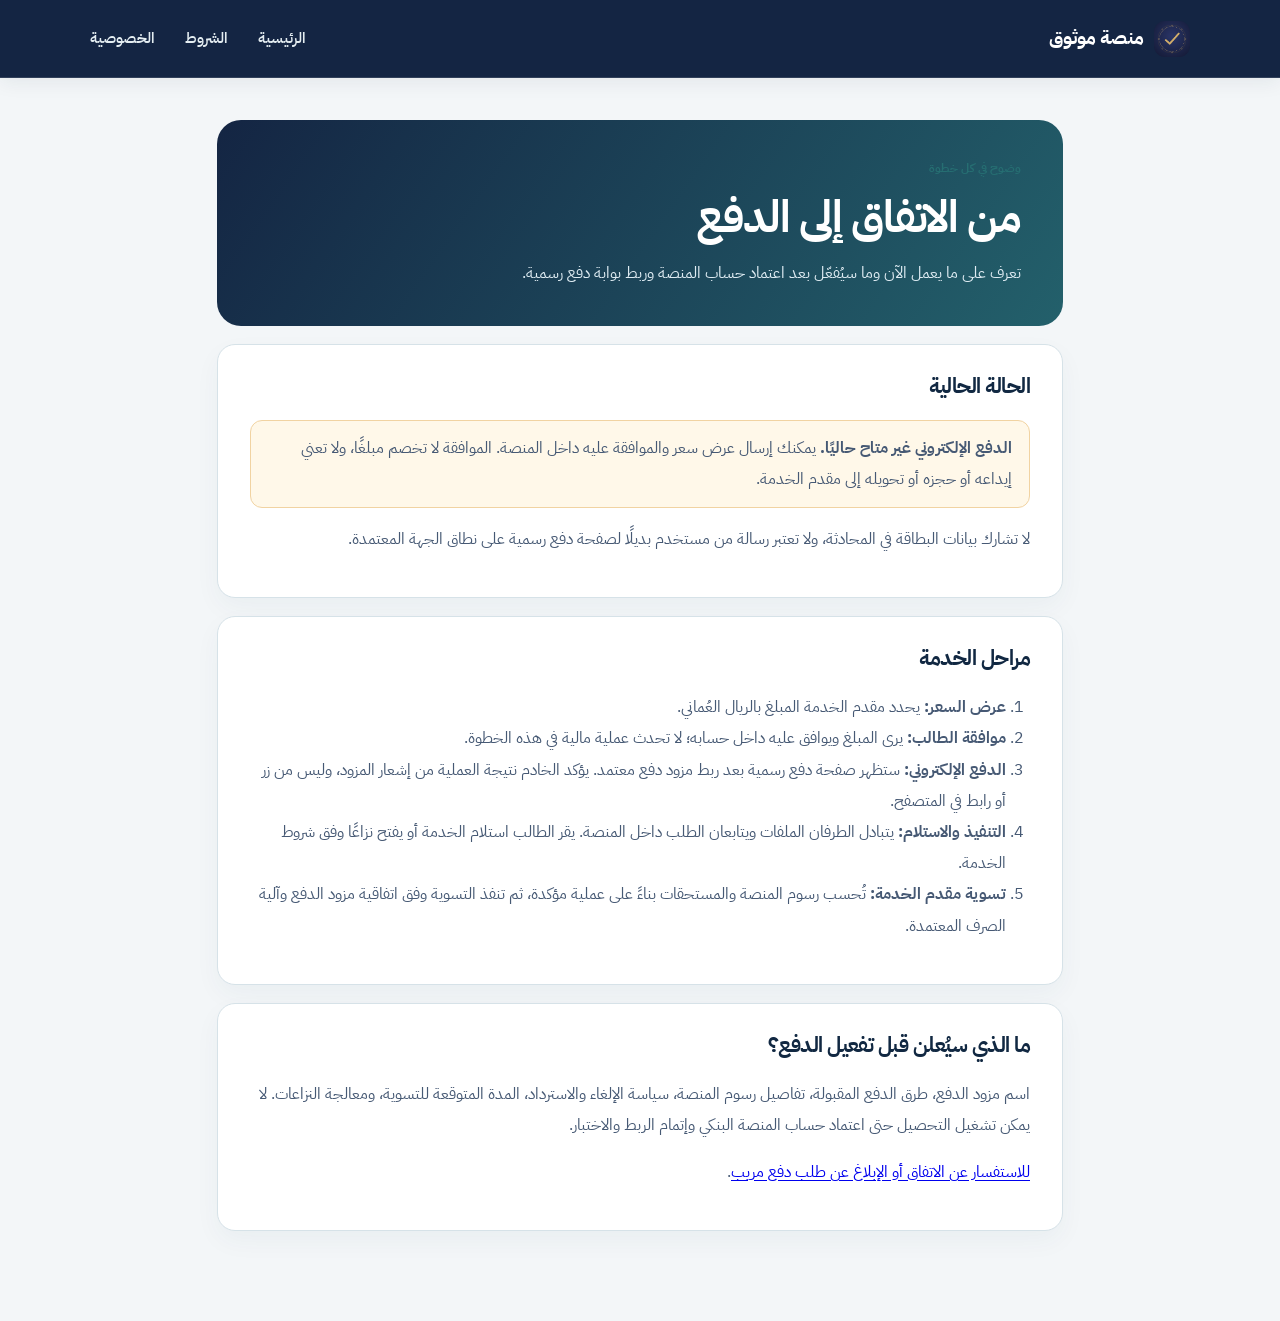
<file: payment-guide.html>
<!doctype html>
<html lang="ar" dir="rtl"><head><meta charset="utf-8"><meta name="viewport" content="width=device-width, initial-scale=1"><meta name="theme-color" content="#142543"><meta name="description" content="مراحل عرض السعر والدفع في منصة موثوق"><title>الدفع والاتفاق | موثوق</title><link rel="icon" href="mawthouq-logo.png"><link rel="stylesheet" href="assets/style.css?v=31"><link rel="stylesheet" href="assets/refresh.css?v=3"></head>
<body>
<a class="skip-link" href="#main-content">انتقل إلى المحتوى</a><header><a href="index.html" class="brand"><span class="brand-mark" aria-hidden="true">م</span><span>منصة موثوق</span></a><nav><a href="index.html">الرئيسية</a><a href="terms.html">الشروط</a><a href="privacy.html">الخصوصية</a></nav></header>
<main class="legal-wrap" id="main-content"><div class="legal-hero"><div class="eyebrow">وضوح في كل خطوة</div><h1>من الاتفاق إلى الدفع</h1><p>تعرف على ما يعمل الآن وما سيُفعّل بعد اعتماد حساب المنصة وربط بوابة دفع رسمية.</p></div>
<section class="legal-card"><h2>الحالة الحالية</h2><p class="legal-status"><strong>الدفع الإلكتروني غير متاح حاليًا.</strong> يمكنك إرسال عرض سعر والموافقة عليه داخل المنصة. الموافقة لا تخصم مبلغًا، ولا تعني إيداعه أو حجزه أو تحويله إلى مقدم الخدمة.</p><p>لا تشارك بيانات البطاقة في المحادثة، ولا تعتبر رسالة من مستخدم بديلًا لصفحة دفع رسمية على نطاق الجهة المعتمدة.</p></section>
<section class="legal-card"><h2>مراحل الخدمة</h2><ol><li><strong>عرض السعر:</strong> يحدد مقدم الخدمة المبلغ بالريال العُماني.</li><li><strong>موافقة الطالب:</strong> يرى المبلغ ويوافق عليه داخل حسابه؛ لا تحدث عملية مالية في هذه الخطوة.</li><li><strong>الدفع الإلكتروني:</strong> ستظهر صفحة دفع رسمية بعد ربط مزود دفع معتمد. يؤكد الخادم نتيجة العملية من إشعار المزود، وليس من زر أو رابط في المتصفح.</li><li><strong>التنفيذ والاستلام:</strong> يتبادل الطرفان الملفات ويتابعان الطلب داخل المنصة. يقر الطالب استلام الخدمة أو يفتح نزاعًا وفق شروط الخدمة.</li><li><strong>تسوية مقدم الخدمة:</strong> تُحسب رسوم المنصة والمستحقات بناءً على عملية مؤكدة، ثم تنفذ التسوية وفق اتفاقية مزود الدفع وآلية الصرف المعتمدة.</li></ol></section>
<section class="legal-card"><h2>ما الذي سيُعلن قبل تفعيل الدفع؟</h2><p>اسم مزود الدفع، طرق الدفع المقبولة، تفاصيل رسوم المنصة، سياسة الإلغاء والاسترداد، المدة المتوقعة للتسوية، ومعالجة النزاعات. لا يمكن تشغيل التحصيل حتى اعتماد حساب المنصة البنكي وإتمام الربط والاختبار.</p><p><a href="mailto:admin@byyassmin.com">للاستفسار عن الاتفاق أو الإبلاغ عن طلب دفع مريب</a>.</p></section></main></body></html>
</file>
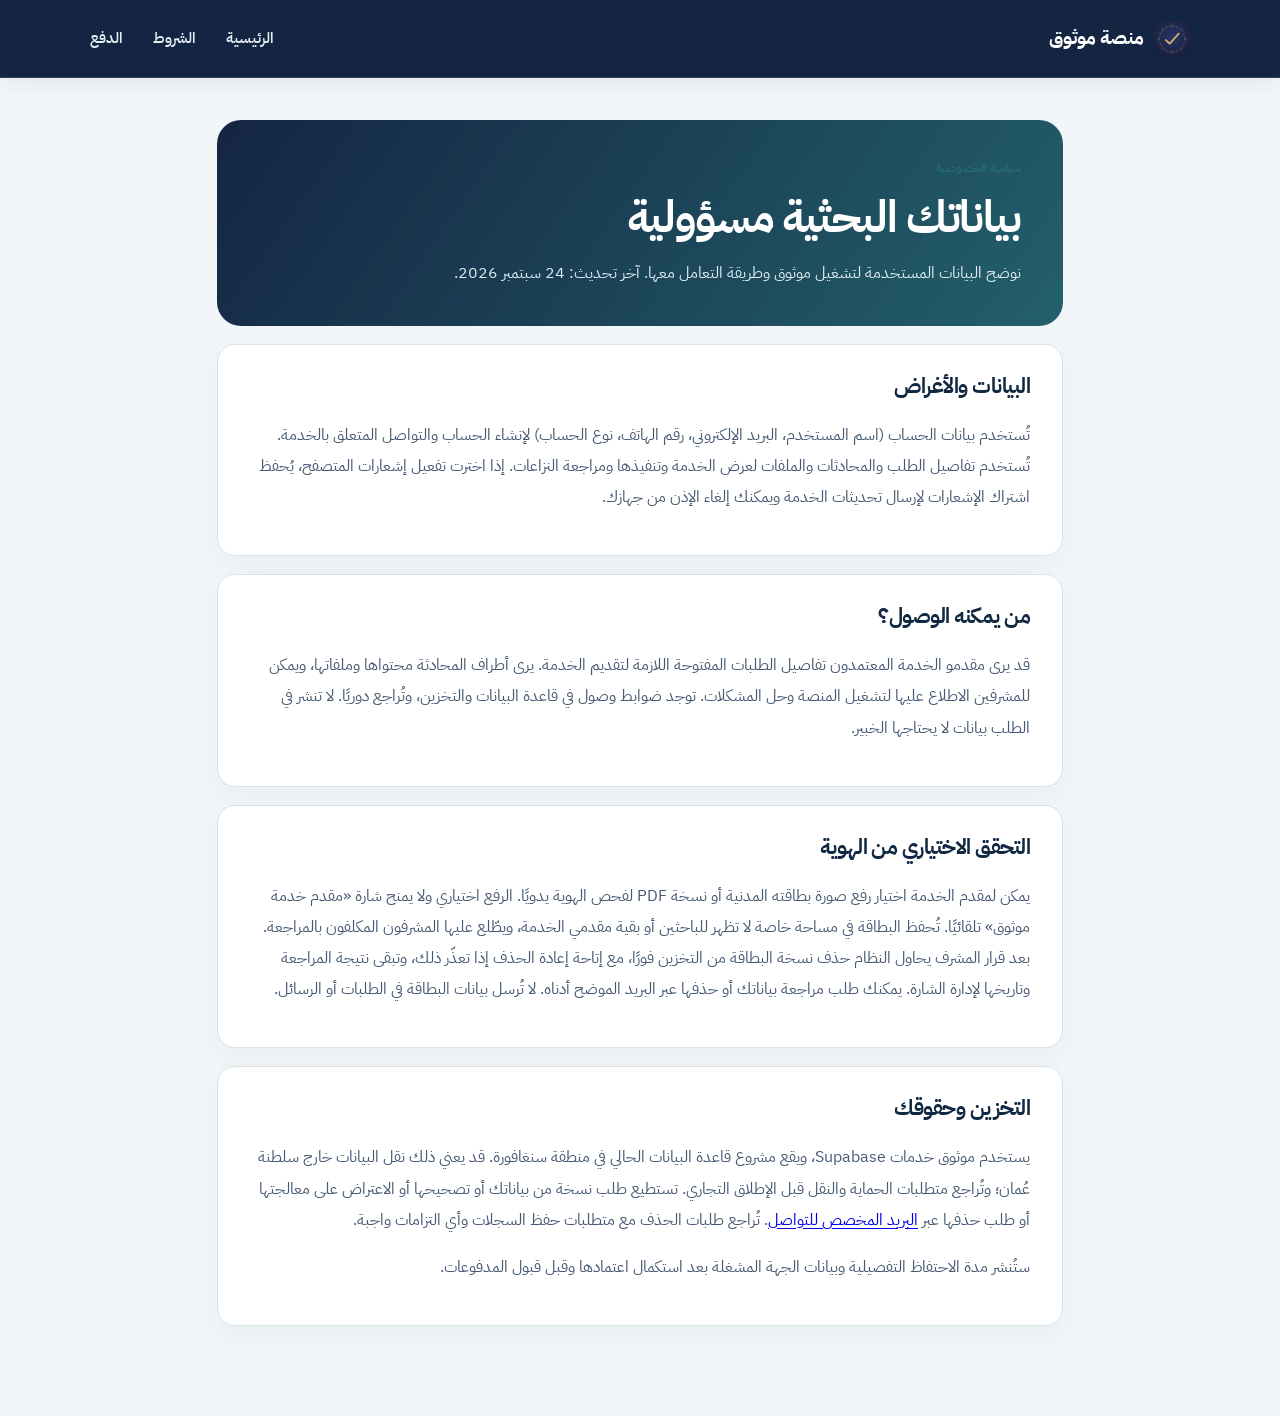
<file: privacy.html>
<!doctype html>
<html lang="ar" dir="rtl"><head><meta charset="utf-8"><meta name="viewport" content="width=device-width, initial-scale=1"><meta name="theme-color" content="#142543"><meta name="description" content="سياسة الخصوصية في منصة موثوق"><title>الخصوصية | موثوق</title><link rel="icon" href="mawthouq-logo.png"><link rel="stylesheet" href="assets/style.css?v=31"><link rel="stylesheet" href="assets/refresh.css?v=3"></head>
<body>
<a class="skip-link" href="#main-content">انتقل إلى المحتوى</a><header><a href="index.html" class="brand"><span class="brand-mark" aria-hidden="true">م</span><span>منصة موثوق</span></a><nav><a href="index.html">الرئيسية</a><a href="terms.html">الشروط</a><a href="payment-guide.html">الدفع</a></nav></header>
<main class="legal-wrap" id="main-content"><div class="legal-hero"><div class="eyebrow">سياسة الخصوصية</div><h1>بياناتك البحثية مسؤولية</h1><p>نوضح البيانات المستخدمة لتشغيل موثوق وطريقة التعامل معها. آخر تحديث: 24 سبتمبر 2026.</p></div>
<section class="legal-card"><h2>البيانات والأغراض</h2><p>تُستخدم بيانات الحساب (اسم المستخدم، البريد الإلكتروني، رقم الهاتف، نوع الحساب) لإنشاء الحساب والتواصل المتعلق بالخدمة. تُستخدم تفاصيل الطلب والمحادثات والملفات لعرض الخدمة وتنفيذها ومراجعة النزاعات. إذا اخترت تفعيل إشعارات المتصفح، يُحفظ اشتراك الإشعارات لإرسال تحديثات الخدمة ويمكنك إلغاء الإذن من جهازك.</p></section>
<section class="legal-card"><h2>من يمكنه الوصول؟</h2><p>قد يرى مقدمو الخدمة المعتمدون تفاصيل الطلبات المفتوحة اللازمة لتقديم الخدمة. يرى أطراف المحادثة محتواها وملفاتها، ويمكن للمشرفين الاطلاع عليها لتشغيل المنصة وحل المشكلات. توجد ضوابط وصول في قاعدة البيانات والتخزين، وتُراجع دوريًا. لا تنشر في الطلب بيانات لا يحتاجها الخبير.</p></section>
<section class="legal-card"><h2>التحقق الاختياري من الهوية</h2><p>يمكن لمقدم الخدمة اختيار رفع صورة بطاقته المدنية أو نسخة PDF لفحص الهوية يدويًا. الرفع اختياري ولا يمنح شارة «مقدم خدمة موثوق» تلقائيًا. تُحفظ البطاقة في مساحة خاصة لا تظهر للباحثين أو بقية مقدمي الخدمة، ويطّلع عليها المشرفون المكلفون بالمراجعة. بعد قرار المشرف يحاول النظام حذف نسخة البطاقة من التخزين فورًا، مع إتاحة إعادة الحذف إذا تعذّر ذلك، وتبقى نتيجة المراجعة وتاريخها لإدارة الشارة. يمكنك طلب مراجعة بياناتك أو حذفها عبر البريد الموضح أدناه. لا تُرسل بيانات البطاقة في الطلبات أو الرسائل.</p></section>
<section class="legal-card"><h2>التخزين وحقوقك</h2><p>يستخدم موثوق خدمات Supabase، ويقع مشروع قاعدة البيانات الحالي في منطقة سنغافورة. قد يعني ذلك نقل البيانات خارج سلطنة عُمان؛ وتُراجع متطلبات الحماية والنقل قبل الإطلاق التجاري. تستطيع طلب نسخة من بياناتك أو تصحيحها أو الاعتراض على معالجتها أو طلب حذفها عبر <a href="mailto:admin@byyassmin.com">البريد المخصص للتواصل</a>. تُراجع طلبات الحذف مع متطلبات حفظ السجلات وأي التزامات واجبة.</p><p>ستُنشر مدة الاحتفاظ التفصيلية وبيانات الجهة المشغلة بعد استكمال اعتمادها وقبل قبول المدفوعات.</p></section></main></body></html>
</file>
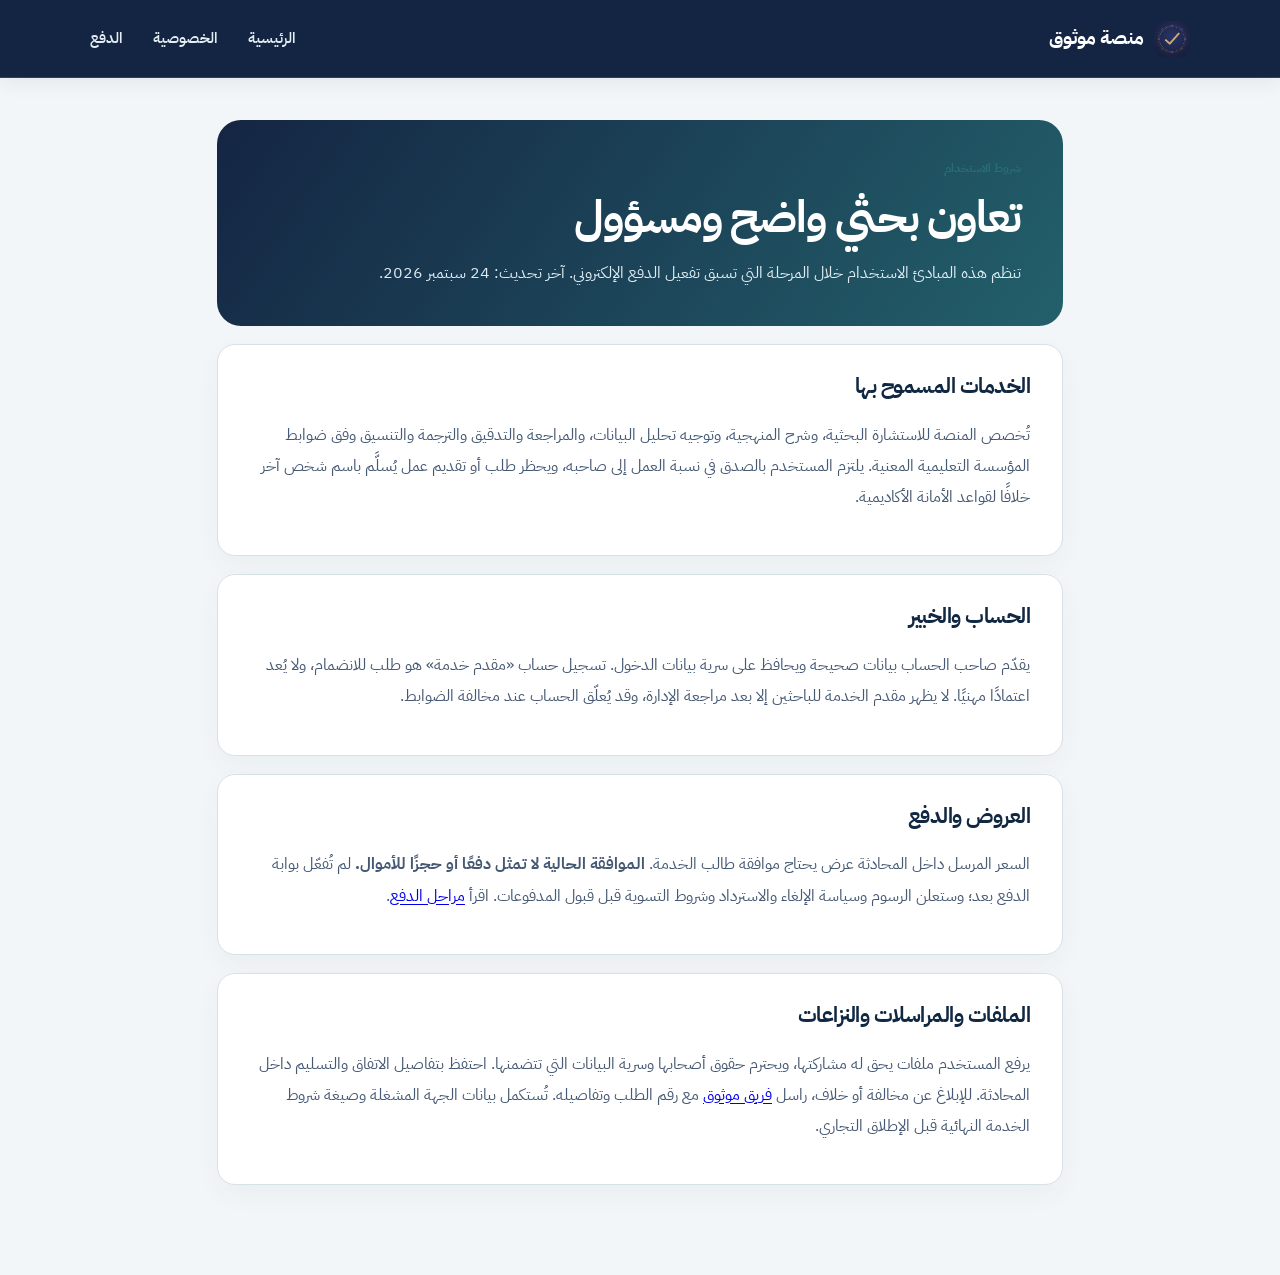
<file: terms.html>
<!doctype html>
<html lang="ar" dir="rtl"><head><meta charset="utf-8"><meta name="viewport" content="width=device-width, initial-scale=1"><meta name="theme-color" content="#142543"><meta name="description" content="شروط الاستخدام في منصة موثوق"><title>الشروط | موثوق</title><link rel="icon" href="mawthouq-logo.png"><link rel="stylesheet" href="assets/style.css?v=31"><link rel="stylesheet" href="assets/refresh.css?v=3"></head>
<body>
<a class="skip-link" href="#main-content">انتقل إلى المحتوى</a><header><a href="index.html" class="brand"><span class="brand-mark" aria-hidden="true">م</span><span>منصة موثوق</span></a><nav><a href="index.html">الرئيسية</a><a href="privacy.html">الخصوصية</a><a href="payment-guide.html">الدفع</a></nav></header>
<main class="legal-wrap" id="main-content"><div class="legal-hero"><div class="eyebrow">شروط الاستخدام</div><h1>تعاون بحثي واضح ومسؤول</h1><p>تنظم هذه المبادئ الاستخدام خلال المرحلة التي تسبق تفعيل الدفع الإلكتروني. آخر تحديث: 24 سبتمبر 2026.</p></div>
<section class="legal-card"><h2>الخدمات المسموح بها</h2><p>تُخصص المنصة للاستشارة البحثية، وشرح المنهجية، وتوجيه تحليل البيانات، والمراجعة والتدقيق والترجمة والتنسيق وفق ضوابط المؤسسة التعليمية المعنية. يلتزم المستخدم بالصدق في نسبة العمل إلى صاحبه، ويحظر طلب أو تقديم عمل يُسلَّم باسم شخص آخر خلافًا لقواعد الأمانة الأكاديمية.</p></section>
<section class="legal-card"><h2>الحساب والخبير</h2><p>يقدّم صاحب الحساب بيانات صحيحة ويحافظ على سرية بيانات الدخول. تسجيل حساب «مقدم خدمة» هو طلب للانضمام، ولا يُعد اعتمادًا مهنيًا. لا يظهر مقدم الخدمة للباحثين إلا بعد مراجعة الإدارة، وقد يُعلّق الحساب عند مخالفة الضوابط.</p></section>
<section class="legal-card"><h2>العروض والدفع</h2><p>السعر المرسل داخل المحادثة عرض يحتاج موافقة طالب الخدمة. <strong>الموافقة الحالية لا تمثل دفعًا أو حجزًا للأموال.</strong> لم تُفعّل بوابة الدفع بعد؛ وستعلن الرسوم وسياسة الإلغاء والاسترداد وشروط التسوية قبل قبول المدفوعات. اقرأ <a href="payment-guide.html">مراحل الدفع</a>.</p></section>
<section class="legal-card"><h2>الملفات والمراسلات والنزاعات</h2><p>يرفع المستخدم ملفات يحق له مشاركتها، ويحترم حقوق أصحابها وسرية البيانات التي تتضمنها. احتفظ بتفاصيل الاتفاق والتسليم داخل المحادثة. للإبلاغ عن مخالفة أو خلاف، راسل <a href="mailto:admin@byyassmin.com">فريق موثوق</a> مع رقم الطلب وتفاصيله. تُستكمل بيانات الجهة المشغلة وصيغة شروط الخدمة النهائية قبل الإطلاق التجاري.</p></section></main></body></html>
</file>
<file: assets/style.css>
/* ============================================================
   منصة موثوق — Modern Academic Technology Platform
   هوية بصرية جديدة بالكامل: كحلي عميق + أزرق كهربائي (بدل الذهبي).
   كل أسماء الكلاسات والمتغيّرات محفوظة حرفيًا (تُستخدم من ملفات أخرى
   لم تُعدَّل هذه المرحلة: admin.js, messages.js, provider-*.js).
   ============================================================ */

/* 1. FONTS */
@import url('https://fonts.googleapis.com/css2?family=IBM+Plex+Sans+Arabic:wght@400;500;600;700;800&display=swap');

/* 2. ROOT VARIABLES — القيم الجديدة بالكامل؛ الأسماء محفوظة كما هي */
:root{
  --navy:#080D24; --navy-2:#060A1C; --navy-deep:#060A1C;
  --blue:#4F6BFF; --gold:#C9A45C; --gold-deep:#7A5D28; --gold-bright:#E5CB91; --gold-light:#E5CB91; --gold-tint:#F3E9D3;
  --light:#F3E9D3; --bg:#F8F9FC; --paper-2:#F1F3F9; --white:#fff; --surface:#FFFFFF;
  --text:#14182A; --muted:#697086; --line:#E5E8F0;
  --green:#159A72; --red:#D94A5F;
  --violet:#7C5CFF; --accent-blue:#4F6BFF; --accent-blue-light:#8EA0FF; --accent-blue-deep:#3049CC;
}

/* 3. RESET */
*{box-sizing:border-box}
html{scroll-behavior:smooth;overflow-x:hidden}
body{overflow-x:hidden;max-width:100vw;margin:0;background:var(--bg);color:var(--text);line-height:1.7;animation:pageFadeIn .35s ease}
@keyframes pageFadeIn{from{opacity:0;transform:translateY(6px)}to{opacity:1;transform:translateY(0)}}
.pane-fade{animation:pageFadeIn .25s ease}

/* 4. TYPOGRAPHY — قوية وواضحة، وزن 400–800، بدون 300 */
body{font-family:'IBM Plex Sans Arabic',Cairo,Arial,sans-serif}
h1,h2,h3{font-family:'IBM Plex Sans Arabic',Cairo,sans-serif;font-weight:800;letter-spacing:-.2px;color:var(--navy)}
h1{line-height:1.1}
h2{line-height:1.15;font-weight:700}
h3{font-weight:700}

/* 5. LAYOUT */
section{padding:88px 8%}
.heading{display:flex;justify-content:space-between;align-items:end;gap:25px;margin-bottom:44px}
.heading h1,.heading h2,.center h1,.center h2{font-size:clamp(30px,4vw,44px);margin:10px 0;font-weight:700}
.heading p{color:var(--muted);font-size:15px}
.center{text-align:center;margin-bottom:44px}
.alt{background:var(--paper-2)}
.eyebrow{color:var(--gold);font-weight:700;font-size:13px;letter-spacing:.6px;text-transform:uppercase}

/* 6. HEADER */
header{min-height:76px;background:var(--navy);border-bottom:1px solid #ffffff14;display:flex;align-items:center;justify-content:space-between;padding:12px 7%;position:sticky;top:0;z-index:20;flex-wrap:wrap;gap:10px 18px}
.brand{display:flex;align-items:center;gap:10px;font-size:20px;font-weight:800;font-family:'IBM Plex Sans Arabic',sans-serif;text-decoration:none;color:#fff;cursor:pointer}
.back-btn{background:transparent;border:1px solid #ffffff28;color:#E5E8F0;border-radius:10px;width:36px;height:36px;font-size:16px;padding:0;display:inline-flex;align-items:center;justify-content:center;flex-shrink:0;transition:background .2s ease,border-color .2s ease}
.back-btn:hover{background:#ffffff14;border-color:#ffffff44}
.brand-mark{width:36px;height:36px;border-radius:9px;background-image:url(../mawthouq-logo.png);background-size:cover;background-position:center;display:grid;place-items:center;flex-shrink:0;overflow:hidden;color:transparent;font-size:0}
nav{display:flex;gap:30px}
nav a{text-decoration:none;color:#B7BDD6;font-weight:600;font-size:14.5px;transition:color .2s ease}
nav a:hover{color:#fff}
.actions{display:flex;gap:8px;align-items:center}

/* 7. BUTTONS — Primary = أزرق كهربائي / أبيض. Secondary = شفاف بحد */
button,.btn{font:inherit;cursor:pointer;border:1.5px solid transparent;border-radius:11px;padding:13px 22px;min-height:48px;font-weight:700;background:var(--accent-blue);color:#fff;text-decoration:none;display:inline-flex;align-items:center;justify-content:center;transition:transform .15s ease,background .2s ease,border-color .2s ease,box-shadow .2s ease,filter .2s ease}
button:hover,.btn:hover{filter:brightness(1.08);box-shadow:0 6px 18px #4f6bff33;transform:translateY(-1px)}
button:active,.btn:active{transform:scale(.97) translateY(0)}
button:disabled{opacity:.5;cursor:not-allowed;box-shadow:none;transform:none}
.ghost{background:transparent;color:#E5E8F0;border-color:transparent}
.ghost:hover{background:#ffffff14;box-shadow:none;transform:none;filter:none}
header .outline,.admin-bar .outline,.chat-header .outline,.outline-invert{background:transparent;color:#fff;border-color:#ffffff40}
.outline-invert:hover{border-color:#fff;background:#ffffff12;box-shadow:none;transform:none;filter:none}
.outline{background:#fff;color:var(--navy);border-color:var(--line)}
.outline:hover{background:var(--bg);box-shadow:none;filter:none}
.large{padding:15px 28px;margin-left:8px;min-height:52px}

/* 8. FORMS / INPUTS */
.form{display:grid;grid-template-columns:1fr 1fr;gap:14px}
.field{display:flex;flex-direction:column;gap:6px}
.field label{font-size:13px;font-weight:600;color:var(--text)}
.full{grid-column:1/-1}
.field input,.field select,.field textarea{font:inherit;border:1px solid #DDE1EA;border-radius:10px;padding:13px;min-height:48px;outline:none;background:#fff;color:var(--text);transition:border-color .2s ease,box-shadow .2s ease}
.field input:focus,.field select:focus,.field textarea:focus{border-color:var(--accent-blue);box-shadow:0 0 0 3px #4f6bff1f}
.field.error input,.field.error select,.field.error textarea{border-color:var(--red)}
.field.error input:focus,.field.error select:focus,.field.error textarea:focus{box-shadow:0 0 0 3px #d94a5f1f}
.field.success input,.field.success select{border-color:var(--green)}
.field-msg{font-size:12px;margin-top:5px;display:none;align-items:center;gap:5px}
.field.error .field-msg.field-msg-error{display:flex;color:var(--red)}
.field.success .field-msg.field-msg-success{display:flex;color:var(--green)}
.field textarea{min-height:105px;resize:vertical}
.form-actions{margin-top:20px;display:flex;gap:8px}
.search{display:flex;align-items:center;border:1px solid #DDE1EA;border-radius:12px;padding:10px 14px;gap:8px}
.search input{border:0;outline:0;width:100%;font:inherit;background:transparent;min-height:auto}
.search-bar{display:flex;align-items:center;border:1px solid #DDE1EA;background:#fff;border-radius:12px;padding:12px 15px;gap:8px;max-width:420px;margin:0 0 24px}
.search-bar input{border:0;outline:0;width:100%;font:inherit;background:transparent;min-height:auto}
.chips{display:grid;grid-template-columns:1fr 1fr;gap:10px;margin:20px 0}
.chips button{background:#fff;color:var(--navy);border:1px solid var(--line);text-align:right;font-size:13px;font-weight:600;min-height:auto;padding:10px 14px}
.chips button:hover{border-color:var(--accent-blue);background:var(--bg);transform:none;box-shadow:none;filter:none}
.type-choice{display:grid;grid-template-columns:1fr 1fr;gap:10px}
.type-option{position:relative;border:1.5px solid var(--line);border-radius:11px;padding:14px;text-align:center;cursor:pointer;display:flex;flex-direction:column;gap:2px;transition:border-color .2s ease,background .2s ease}
.type-option input{position:absolute;opacity:0;pointer-events:none}
.type-option-title{font-weight:700;font-size:14px}
.type-option-sub{font-size:12px;color:var(--muted)}
.type-option.selected{border-color:var(--accent-blue);background:#EBEFFF}
.provider-fields{border-top:1px dashed var(--line);margin-top:4px;padding-top:16px;flex-direction:column;gap:15px}
.provider-fields:not([hidden]){display:flex}

/* 9. CARDS — أقل قدر ممكن، حدود رفيعة، ظل خفيف جدًا */
.hero-card{background:#fff;border:1px solid var(--line);border-radius:14px;padding:26px;box-shadow:0 8px 24px #10172f0f}
.stat-card{background:#fff;border:1px solid var(--line);border-radius:14px;padding:24px;transition:box-shadow .25s ease,border-color .25s ease}
.stat-card:hover{box-shadow:0 6px 18px #10172f0d;border-color:#d5daea}
.stat-card b{font-size:30px;display:block;color:var(--navy);font-weight:800}
.stat-card span{color:var(--muted);font-size:13px}
.auth-card{background:#fff;border:1px solid var(--line);border-radius:16px;padding:40px;width:min(440px,100%);box-shadow:0 16px 40px #10172f14;position:relative;overflow:hidden}
.auth-card::before{content:'';position:absolute;top:-40px;left:-40px;width:150px;height:150px;background:var(--gold-tint);border-radius:50%;opacity:.7;z-index:0}
.auth-card>*{position:relative;z-index:1}
.auth-card h1{font-size:26px;margin:0 0 6px;font-weight:800}
.auth-card>p{color:var(--muted);font-size:14px;margin:0 0 28px}
.auth-card .field{margin-bottom:15px}
.auth-card label{font-size:13px;font-weight:600;color:var(--text)}
.auth-card button[type=submit]{width:100%;padding:14px;font-size:15px;margin-top:6px}
.auth-foot{text-align:center;margin-top:22px;font-size:14px;color:var(--muted)}
.auth-foot a{color:var(--gold-deep);font-weight:700;text-decoration:none}
.auth-wrap{min-height:calc(100vh - 76px);display:flex;align-items:center;justify-content:center;padding:40px 6%;background:radial-gradient(circle at 30% 20%,#eef1ff,var(--bg) 60%)}
.alert{border-radius:10px;padding:12px 14px;font-size:13px;margin-bottom:18px;display:none}
.alert.show{display:block}
.alert-error{background:#fdeef0;color:var(--red)}
.alert-success{background:#e9f7f1;color:var(--green)}
.spinner{width:16px;height:16px;border:2px solid #10172f33;border-top-color:var(--navy);border-radius:50%;animation:spin .7s linear infinite;display:none;vertical-align:middle}
button.loading .spinner{display:inline-block;margin-right:8px}
button.loading .btn-text{opacity:.85}
@keyframes spin{to{transform:rotate(360deg)}}
.notice{background:var(--gold-tint);color:#233a99;border-radius:10px;padding:13px 15px;margin-bottom:18px;font-size:13px;border:1px solid #d3dcff}

/* 10. HERO */
.hero{min-height:600px;padding:84px 8%;display:grid;grid-template-columns:1.1fr .9fr;gap:60px;align-items:center;background:linear-gradient(165deg,var(--navy),var(--navy-deep));color:#F1F3F9;position:relative;overflow:hidden}
.hero h1{font-size:clamp(38px,6vw,68px);line-height:1.1;margin:16px 0 20px;font-weight:800;color:#fff}
.hero h1 span{color:var(--accent-blue-light)}
.hero p{color:#B7BDD6;font-size:17px;max-width:600px;line-height:1.8;font-weight:400}
.hero-actions{margin:32px 0}
.trust{font-size:13px;color:#8890AC;font-weight:600}
@media(max-width:900px){.hero{grid-template-columns:1fr;padding:60px 6%}}

/* WORKSPACE MOCK — عنصر Hero التوضيحي، مبني HTML/CSS حقيقي لا صورة خارجية */
.workspace-mock{background:#fff;border-radius:18px;padding:22px;box-shadow:0 24px 60px -12px #00000045,0 10px 30px -8px #c9a45c40;border:1px solid #ffffff14;position:relative;z-index:1;transform:rotate(-2.5deg);transition:transform .4s ease}
.workspace-mock:hover{transform:rotate(-1deg) translateY(-4px)}
.hero-blob{position:absolute;width:340px;height:340px;border-radius:42% 58% 61% 39%/48% 40% 60% 52%;background:linear-gradient(135deg,#4F6BFF55,#C9A45C40);opacity:.5;filter:blur(6px);z-index:0;top:50%;left:8%;transform:translateY(-50%);pointer-events:none}
@media(max-width:900px){.hero-blob{display:none}.workspace-mock{transform:rotate(-1.5deg)}}
.wm-head{display:flex;justify-content:space-between;align-items:flex-start;margin-bottom:16px}
.wm-head b{display:block;font-size:15px;font-weight:700;color:var(--text)}
.wm-head span{display:block;font-size:12px;color:var(--muted);margin-top:2px}
.wm-progress-badge{background:#EBEFFF;color:var(--accent-blue-deep);font-size:13px;font-weight:800;padding:4px 11px;border-radius:20px;flex-shrink:0}
.wm-bar{height:7px;background:var(--line);border-radius:20px;overflow:hidden;margin-bottom:18px}
.wm-bar-fill{height:100%;background:linear-gradient(90deg,var(--accent-blue),var(--accent-blue-light));border-radius:20px}
.wm-checklist{list-style:none;margin:0 0 18px;padding:0;display:flex;flex-direction:column;gap:11px}
.wm-checklist li{display:flex;align-items:center;gap:9px;font-size:13.5px;font-weight:600;color:var(--text)}
.wm-checklist li.done svg{color:var(--green);flex-shrink:0}
.wm-checklist li.active{color:var(--accent-blue-deep)}
.wm-dot{width:9px;height:9px;border-radius:50%;background:var(--accent-blue);flex-shrink:0;animation:wmPulse 1.6s ease-in-out infinite}
@keyframes wmPulse{0%,100%{opacity:.5;transform:scale(.85)}50%{opacity:1;transform:scale(1)}}
.wm-open-btn{width:100%;background:var(--navy);color:#fff;border:0;border-radius:10px;padding:11px;font-size:13.5px;font-weight:700;cursor:pointer;min-height:auto;transition:filter .2s ease}
.wm-open-btn:hover{filter:brightness(1.15);transform:none;box-shadow:none}
@media(prefers-reduced-motion:reduce){.wm-dot{animation:none}}

/* 11. RESEARCH NETWORK — العنصر البصري الجديد بالغلاف */
.research-net{position:absolute;left:-40px;top:50%;transform:translateY(-50%);width:460px;height:460px;pointer-events:none;z-index:0}
@media(max-width:900px){.research-net{width:230px;height:230px;left:50%;top:-30px;transform:translateX(-50%);opacity:.6}}
.rn-pulse{animation:rnPulse 3.5s ease-in-out infinite}
@keyframes rnPulse{0%,100%{opacity:.55}50%{opacity:1}}

/* 12. SERVICES — قائمة Editorial تفاعلية بدل Grid */
.service-list{display:flex;flex-direction:column;position:relative;z-index:1}
.service-row{display:flex;align-items:center;gap:22px;padding:28px 22px;border:1px solid transparent;border-top-color:var(--line);border-radius:12px;transition:background .3s ease,border-color .3s ease}
.service-list .service-row:last-child{border-bottom:1px solid var(--line)}
.service-row:hover{background:var(--navy);border-top-color:var(--navy)}
.service-num{font-size:20px;font-weight:800;color:#C7CCDC;flex-shrink:0;width:34px;transition:color .3s ease}
.service-row:hover .service-num{color:var(--gold-bright)}
.service-ico{color:var(--navy);flex-shrink:0;transition:color .3s ease;width:36px;height:36px}
.service-row:hover .service-ico{color:var(--gold-bright)}
.service-txt{flex:1;min-width:0}
.service-txt h3{font-size:18px;font-weight:700;margin:0 0 5px;transition:color .3s ease}
.service-row:hover .service-txt h3{color:#fff}
.service-txt p{color:var(--muted);font-size:13.5px;margin:0;line-height:1.7;transition:color .3s ease}
.service-row:hover .service-txt p{color:#B7BDD6}
.service-row .link{flex-shrink:0;transition:transform .3s ease,color .3s ease;background:none;color:var(--gold-deep)}
.service-row:hover .link{transform:translateX(-6px);color:var(--gold-bright)}
@media(max-width:700px){
  .service-row{flex-wrap:wrap;gap:10px 16px;padding:24px 14px}
  .service-txt{flex:1 1 100%;order:3}
  .service-row .link{order:4;flex:1 1 100%;text-align:right;margin-top:4px}
}

/* 13. STEPS / HOW IT WORKS */
.steps{display:grid;grid-template-columns:repeat(4,1fr);gap:28px;position:relative}
.step{border-top:2px solid var(--gold);padding-top:18px}
.step b{color:var(--gold);font-size:24px;font-weight:800}
.step h3{font-size:17px;margin:8px 0;font-weight:700}
.step p{color:var(--muted);font-size:14px;line-height:1.7}

/* 14. TRUST + JOURNEY (تُبنى بواسطة index.html بنفس الكلاسات من قبل) */
.trust-grid{display:grid;grid-template-columns:repeat(4,1fr);gap:26px;max-width:960px;margin:0 auto}
.trust-item{text-align:center;color:var(--navy)}
.trust-item svg{color:var(--gold-deep);margin-bottom:12px;width:26px;height:26px;padding:10px;border-radius:50%;background:linear-gradient(150deg,var(--gold-tint),#f7ecd4);box-shadow:inset 0 1px 0 #ffffffb0,0 3px 8px -2px #c9a45c40}
.trust-item:nth-child(2n) svg{color:var(--accent-blue-deep);background:linear-gradient(150deg,#EBEFFF,#DDE4FF);box-shadow:inset 0 1px 0 #ffffffb0,0 3px 8px -2px #4f6bff33}
.trust-item b{display:block;font-size:11px;color:var(--muted);font-weight:700;letter-spacing:.5px;margin-bottom:3px}
.trust-item h3{font-size:15px;font-weight:700;margin:0}
@media(max-width:700px){.trust-grid{grid-template-columns:1fr 1fr;gap:26px}}

.journey-track{display:grid;grid-auto-flow:column;grid-auto-columns:1fr;gap:4px;position:relative;padding-top:6px}
.journey-track::before{content:'';position:absolute;top:25px;right:0;left:0;height:1px;background:var(--line)}
.journey-stage{background:none;border:0;padding:20px 8px 0;display:flex;flex-direction:column;align-items:center;gap:9px;cursor:pointer;color:var(--text);position:relative;border-radius:0}
.journey-stage b{width:36px;height:36px;border-radius:50%;background:#fff;border:1.5px solid var(--line);display:flex;align-items:center;justify-content:center;font-size:12.5px;font-weight:800;color:var(--muted);position:relative;z-index:1;transition:border-color .25s ease,color .25s ease,background .25s ease}
.journey-stage span{font-size:12.5px;text-align:center;line-height:1.4;font-weight:600}
.journey-stage:hover b,.journey-stage:focus-visible b{border-color:var(--accent-blue-deep);color:#fff;background:var(--accent-blue-deep)}
@media(max-width:900px){
  .journey-track{display:flex;flex-direction:column;grid-auto-flow:unset;gap:0}
  .journey-track::before{top:0;bottom:0;right:24px;left:auto;width:1px;height:auto}
  .journey-stage{flex-direction:row;padding:14px 0;text-align:right}
  .journey-stage span{text-align:right}
}

/* 15. FEATURED SERVICE / FINAL CTA */
.featured-service{background:var(--navy);color:#F1F3F9;padding:80px 8%;text-align:center}
.featured-service .eyebrow{color:var(--gold-bright)}
.featured-service h2{font-size:clamp(28px,4vw,40px);margin:14px 0 16px;color:#fff;font-weight:800}
.featured-service p{color:#B7BDD6;max-width:600px;margin:0 auto 30px;font-size:16px;line-height:1.8}
.final-cta{background:var(--navy-deep);color:#F1F3F9;padding:84px 8%;text-align:center}
.final-cta .eyebrow{color:var(--gold-bright)}
.final-cta h2{font-size:clamp(28px,4vw,38px);margin:14px 0 14px;color:#fff;font-weight:800}
.final-cta p{color:#B7BDD6;max-width:560px;margin:0 auto 30px;font-size:15px}
.cta{margin:0 8% 72px;border-radius:16px;background:var(--gold-tint);color:var(--navy);padding:46px 50px;display:flex;align-items:center;justify-content:space-between;gap:25px;border:1px solid #d3dcff}
.cta .eyebrow{color:var(--gold-deep)}
.cta p{color:#3a4a99}
.cta .white{background:var(--navy);color:#fff}

/* 16. EXPERTS */
.expert-grid{display:grid;grid-template-columns:repeat(3,1fr);gap:18px}
.expert{text-align:center;background:#fff;border:1px solid var(--line);border-radius:14px;padding:28px;position:relative;transition:transform .3s ease,box-shadow .3s ease,border-color .3s ease}
.expert:hover{transform:translateY(-3px);box-shadow:0 12px 28px #10172f10;border-color:#c8d1ff}
.expert-active{position:absolute;top:16px;left:16px;display:inline-flex;align-items:center;gap:5px;font-size:10.5px;font-weight:700;color:var(--green)}
.expert-active::before{content:'';width:6px;height:6px;border-radius:50%;background:var(--green)}
.expert-tags{display:flex;flex-wrap:wrap;justify-content:center;gap:5px;margin:10px 0}
.expert-tags span{background:#EBEFFF;color:var(--accent-blue-deep);font-size:10.5px;font-weight:700;padding:3px 9px;border-radius:20px}
.expert .avatar{width:64px;height:64px;font-size:21px;margin:0 auto 12px;border-radius:50%;background:linear-gradient(150deg,var(--gold-tint),#f7ecd4);color:var(--gold-deep);display:grid;place-items:center;font-weight:800;box-shadow:inset 0 1px 0 #ffffffb0,0 4px 10px -3px #c9a45c45}
.expert h3{font-size:17px;margin:0 0 3px;font-weight:700}
.expert p{color:var(--muted);font-size:13px}
.verified{display:inline-flex;align-items:center;gap:4px;margin-top:13px;background:var(--gold-tint);color:var(--gold-deep);padding:4px 12px;border-radius:20px;font-size:12px;font-weight:700}
.match{background:var(--gold-tint);padding:16px;border-radius:14px}
.match-head{display:flex;justify-content:space-between;font-size:13px}
.match-head strong{color:var(--gold-deep)}
.person{display:flex;align-items:center;gap:12px;margin-top:11px}
.avatar{width:44px;height:44px;border-radius:50%;display:grid;place-items:center;background:var(--gold-tint);color:var(--gold-deep);font-weight:700;flex-shrink:0}
.person .info{flex:1}
.person small{display:block;color:var(--muted)}
.seal-wrap{display:flex;align-items:center;justify-content:center}
.seal-wrap svg{max-width:260px;width:100%;filter:drop-shadow(0 14px 32px #10172f30)}

/* 17. FOOTER */
footer{background:var(--navy);color:#B7BDD6;padding:36px 8%;display:flex;align-items:center;gap:25px}
footer .brand{color:#fff;cursor:default}
footer p{color:#8890AC;margin-right:auto}
footer small{color:#5C6488}

/* 18. MODALS */
.modal{display:flex;opacity:0;pointer-events:none;position:fixed;inset:0;background:#080d2199;z-index:50;align-items:center;justify-content:center;padding:18px;transition:opacity .25s ease}
.modal.show{opacity:1;pointer-events:auto}
.modal .modal-box{transform:scale(.96) translateY(8px);transition:transform .25s ease}
.modal.show .modal-box{transform:scale(1) translateY(0)}
.modal-box{background:#fff;width:min(720px,100%);max-height:90vh;overflow:auto;border-radius:16px;padding:32px;position:relative;border:1px solid var(--line);box-shadow:0 24px 60px #10172f22}
.close{position:absolute;left:16px;top:10px;background:none;border:0;color:var(--muted);font-size:26px;padding:0;min-height:auto}

/* 19. TOASTS */
.toast{background:var(--navy);color:#fff;padding:13px 18px;border-radius:11px;font-size:13px;font-weight:600;box-shadow:0 10px 26px #10172f30;opacity:0;transform:translateY(-12px);transition:opacity .25s ease,transform .25s ease;pointer-events:auto}
.toast-in{opacity:1;transform:translateY(0)}
.toast-out{opacity:0;transform:translateY(-8px)}
.toast-success{background:var(--green)}
.toast-error{background:var(--red)}

/* 20. DASHBOARD / TABLES / STATUS — تُطبَّق تلقائيًا على admin/provider/my-requests
   بمجرد رفع هذا الملف، بدون لمس تلك الصفحات هذه المرحلة */
.admin-bar{background:var(--navy);color:#fff;padding:18px 7%;display:flex;align-items:center;justify-content:space-between;gap:16px;flex-wrap:wrap}
.admin-bar .who{font-size:13px;color:#B7BDD6}
.stat-row{display:grid;grid-template-columns:repeat(4,1fr);gap:16px;margin-bottom:32px}
.admin-tabs{display:flex;gap:8px;margin-bottom:24px;border-bottom:1px solid var(--line)}
.tab-btn{background:none;border:0;border-bottom:2px solid transparent;color:var(--muted);padding:11px 4px;margin-left:24px;font-weight:700;font-size:14px;cursor:pointer;border-radius:0;min-height:auto;transition:color .2s ease,border-color .2s ease}
.tab-btn:hover{transform:none;box-shadow:none;filter:none}
.tab-btn.active{color:var(--navy);border-bottom-color:var(--accent-blue)}
.admin-tab{display:none}
.admin-tab.active{display:block;animation:pageFadeIn .25s ease}
.table-wrap{background:#fff;border:1px solid var(--line);border-radius:14px;overflow:hidden}
table{width:100%;border-collapse:collapse;font-size:14px}
th{background:var(--paper-2);text-align:right;padding:14px 16px;color:var(--muted);font-weight:700;font-size:12px;letter-spacing:.3px;border-bottom:1px solid var(--line)}
td{padding:14px 16px;border-bottom:1px solid var(--line);color:var(--text)}
tr:last-child td{border-bottom:0}
.table-wrap tbody tr{transition:background .15s ease}
.table-wrap tbody tr:hover{background:var(--bg)}
.empty-state{text-align:center;padding:64px 20px;color:var(--muted)}
.skeleton{background:linear-gradient(90deg,#eef0f6 25%,#e3e7f2 37%,#eef0f6 63%);background-size:400% 100%;animation:shimmer 1.4s ease infinite;border-radius:6px;height:14px}
@keyframes shimmer{0%{background-position:100% 0}100%{background-position:0 0}}

/* شارات حالة — نقطة مؤشر + خلفية ناعمة + نص داكن مقروء */
.badge-seeker,.badge-provider,.badge-admin,.payment-status{display:inline-flex;align-items:center;gap:6px;padding:4px 12px;border-radius:20px;font-size:11.5px;font-weight:700}
.badge-seeker::before,.badge-provider::before,.badge-admin::before,.payment-status::before{content:'';width:6px;height:6px;border-radius:50%;flex-shrink:0}
.badge-seeker{background:#EEF1FF;color:#3a4a99}
.badge-seeker::before{background:#5B6BC9}
.badge-provider{background:var(--gold-tint);color:var(--gold-deep)}
.badge-provider::before{background:var(--gold)}
.badge-admin{background:var(--gold-tint);color:var(--gold-deep)}
.badge-admin::before{background:var(--gold)}
.payment-status.pending{background:#FDF3E4;color:#93650A}
.payment-status.pending::before{background:#D9930A}
.payment-status.held{background:var(--gold-tint);color:var(--gold-deep)}
.payment-status.held::before{background:var(--gold)}
.payment-status.released{background:#E9F7F1;color:var(--green)}
.payment-status.released::before{background:var(--green)}

/* 21. رسائل / محادثات / ملفات / دفع — نفس اللغة البصرية */
.messages-layout{display:grid;grid-template-columns:300px 1fr;height:calc(100vh - 76px)}
.conv-list{border-left:1px solid var(--line);overflow-y:auto;padding:16px 12px;background:#fff}
.conv-item{padding:12px 10px;border-radius:10px;cursor:pointer;margin-bottom:4px;display:flex;align-items:center;gap:8px;transition:background .2s ease}
.conv-item:hover,.conv-item.active{background:var(--gold-tint)}
.conv-item .ci-text{flex:1;min-width:0}
.conv-item b{display:block;font-size:14px;font-weight:700}
.conv-item span{display:block;color:var(--muted);font-size:12px;white-space:nowrap;overflow:hidden;text-overflow:ellipsis}
.conv-item .unread-dot{width:8px;height:8px;background:var(--accent-blue);border-radius:50%;flex-shrink:0}
.chat-panel{display:flex;flex-direction:column;height:100%}
.chat-header{padding:16px 20px;border-bottom:1px solid var(--line);font-weight:700;display:flex;align-items:center;gap:10px;background:#fff}
.chat-header .ghost{color:var(--navy)}
.chat-messages{flex:1;overflow-y:auto;padding:20px;display:flex;flex-direction:column;gap:10px}
.msg{max-width:70%;padding:11px 15px;border-radius:14px;font-size:14px;line-height:1.6;word-wrap:break-word}
.msg.mine{align-self:flex-end;background:var(--accent-blue);color:#fff;border-bottom-left-radius:4px}
.msg.theirs{align-self:flex-start;background:var(--bg);border:1px solid var(--line);border-bottom-right-radius:4px}
.msg small{display:block;opacity:.65;font-size:11px;margin-top:5px}
.chat-input-row{display:flex;gap:8px;padding:14px 20px;border-top:1px solid var(--line);background:#fff}
.chat-input-row input{flex:1;border:1px solid var(--line);border-radius:22px;padding:10px 16px;font:inherit;outline:none;min-height:auto;transition:border-color .2s ease}
.chat-input-row input:focus{border-color:var(--accent-blue)}
.back-to-list{display:none;font-size:18px;padding:4px 10px;min-height:auto}
.unread-badge{background:var(--accent-blue);color:#fff;border-radius:20px;font-size:11px;font-weight:700;padding:1px 7px;margin-right:4px}
.status-pill{font-size:12px;font-weight:700;padding:6px 13px;border-radius:20px;border:0;cursor:pointer;min-height:auto;transition:opacity .2s ease}
.status-pill.action{background:var(--accent-blue);color:#fff}
.status-pill.action:hover{opacity:.9;transform:none;box-shadow:none;filter:none}
.status-pill.done{background:#E9F7F1;color:var(--green);cursor:default}
.rating-form-box{padding:16px 20px;border-bottom:1px solid var(--line);background:var(--gold-tint);animation:pageFadeIn .2s ease}
.rating-form-box textarea{width:100%;border:1px solid var(--line);border-radius:10px;padding:9px 11px;font:inherit;margin:8px 0;resize:vertical;min-height:60px;background:#fff}
.star-picker{display:flex;gap:4px;font-size:25px;margin:8px 0}
.star-picker span{cursor:pointer;color:#D5D9E8;transition:color .15s ease}
.star-picker span.filled{color:var(--gold)}
.payment-box{padding:15px 20px;border-bottom:1px solid var(--line);background:#fff;display:flex;align-items:center;gap:10px;flex-wrap:wrap;animation:pageFadeIn .2s ease}
.payment-box .amount-input{width:110px;border:1px solid var(--line);border-radius:8px;padding:9px 10px;font:inherit;min-height:auto}
.files-panel{padding:15px 20px;border-bottom:1px solid var(--line);background:var(--paper-2);max-height:220px;overflow-y:auto;animation:pageFadeIn .2s ease}
.files-panel h4{margin:0 0 9px;font-size:13px;color:var(--muted);font-weight:700}
.file-row{display:flex;align-items:center;gap:8px;padding:8px 0;font-size:13px;border-bottom:1px solid var(--line)}
.file-row:last-child{border-bottom:0}
.file-row a{color:var(--gold-deep);font-weight:700;text-decoration:none;flex:1}
.file-row small{color:var(--muted)}
.file-upload-row{display:flex;gap:8px;margin-top:11px;align-items:center}
.file-upload-row input[type=file]{flex:1;font-size:12px;min-height:auto}

/* 22. RESPONSIVE */
@media(max-width:900px){
  nav{display:none}
  .seal-wrap{order:-1;margin-bottom:8px}
  .seal-wrap svg{max-width:170px}
  .steps{grid-template-columns:1fr 1fr}
  .expert-grid{grid-template-columns:1fr}
  .cta{margin:0 6% 56px;flex-direction:column;align-items:flex-start}
  section{padding:56px 6%}
  .heading{display:block}
  .stat-row{grid-template-columns:1fr}
  .search-bar{max-width:100%}
  .messages-layout{grid-template-columns:1fr}
  .conv-list.mobile-hide{display:none}
  .chat-panel.mobile-hide{display:none}
  .back-to-list{display:inline-flex}
}
@media(max-width:600px){
  .hero-greet{display:none}
}
@media(max-width:520px){
  header{padding:9px 4%}
  .actions{gap:6px}
  .actions .btn,.actions button{padding:10px 14px;font-size:13px;min-height:42px}
  .hero-actions button{display:block;width:100%;margin:8px 0}
  .chips,.form{grid-template-columns:1fr}
  .full{grid-column:auto}
  .cta{padding:32px 24px}
  footer{flex-wrap:wrap;padding:32px 6%}
  footer p{width:100%;margin:0}
  .auth-card{padding:28px}
  .admin-bar{flex-direction:column;align-items:flex-start;gap:10px}
  .table-wrap{overflow-x:auto}
  table{min-width:520px}
}

/* 22b. SERVICE CARDS — بطاقات بشارات، مستوحاة من نمط بطاقات الدورات لكن
   بهوية موثوق الذهبية الخاصة، لا الهوية البرتقالية للمرجع */
.service-cards-grid{display:grid;grid-template-columns:repeat(3,1fr);grid-auto-rows:1fr;gap:16px;position:relative;z-index:1}
.service-card{display:flex;flex-direction:column;background:#fff;border:1px solid var(--line);border-radius:16px;padding:24px;cursor:pointer;transition:transform .25s ease,box-shadow .3s ease,border-color .3s ease}
.service-card:hover{transform:translateY(-3px);box-shadow:0 14px 32px #10172f14;border-color:#c8d1ff}
.service-card:active{transform:translateY(-1px) scale(.99)}
.service-card-top{display:flex;align-items:center;justify-content:space-between;margin-bottom:2px}
.service-card .service-num{font-size:12px;font-weight:800;color:#C7CCDC;letter-spacing:.5px}
.sc-badge{background:var(--gold-tint);color:var(--gold-deep);font-size:10.5px;font-weight:800;padding:3px 10px;border-radius:20px}
.service-ico-wrap{width:44px;height:44px;border-radius:12px;background:linear-gradient(150deg,#EBEFFF,#DDE4FF);color:var(--accent-blue-deep);display:flex;align-items:center;justify-content:center;margin:14px 0 14px;transition:transform .3s ease;box-shadow:inset 0 1px 0 #ffffffb0,0 3px 8px -2px #4f6bff33}
.service-card:hover .service-ico-wrap{transform:scale(1.08)}
.service-card h3{font-size:16.5px;font-weight:700;margin:0 0 8px}
.service-card p{color:var(--muted);font-size:13px;line-height:1.7;margin:0 0 18px;flex-grow:1}
.service-card-foot{display:flex;align-items:center;justify-content:space-between;gap:8px;padding-top:14px;border-top:1px solid var(--line)}
.sc-price{font-size:12.5px;font-weight:700;color:var(--gold-deep)}
.service-card-foot .link{background:none;border:0;color:var(--gold-deep);font-size:13px;font-weight:700;padding:0;min-height:auto;display:inline-flex;align-items:center;gap:4px}
.service-card-foot .link .arrow{transition:transform .25s ease}
.service-card:hover .link{color:var(--accent-blue)}
.service-card:hover .link .arrow{transform:translateX(-4px)}
/* البطاقة المميزة — تتحدد ديناميكيًا حسب أكثر خدمة طلبًا فعليًا (بيانات حقيقية،
   لا اختيار عشوائي)، تكسر تكرار البطاقات المتطابقة بحجم ومحتوى أوسع */
.service-card.featured{grid-column:span 2;grid-row:span 2;padding:30px;background:linear-gradient(160deg,#fff,#F7F9FF);border-color:#c8d1ff}
.service-card.featured .service-ico-wrap{width:56px;height:56px;border-radius:14px}
.service-card.featured .service-ico-wrap svg{width:28px;height:28px}
.service-card.featured h3{font-size:21px}
.service-card.featured p{font-size:14.5px}
@media(max-width:900px){.service-cards-grid{grid-template-columns:1fr 1fr}.service-card.featured{grid-column:span 2;grid-row:span 1}}
@media(max-width:600px){.service-cards-grid{grid-template-columns:1fr}.service-card.featured{grid-column:span 1}}

/* 23. ACCESSIBILITY */
a:focus-visible,button:focus-visible,input:focus-visible,select:focus-visible,textarea:focus-visible{outline:2px solid var(--accent-blue);outline-offset:2px}

/* 24. REDUCED MOTION */
@media(prefers-reduced-motion:reduce){
  *{animation-duration:.001ms!important;animation-iteration-count:1!important;transition-duration:.001ms!important;scroll-behavior:auto!important}
  .rn-pulse{animation:none!important}
}

/* ============================================================
   25. MY REQUESTS — لوحة "طلباتي" بطابع أكثر حيوية: دوائر تقدّم
   ملوّنة، بطاقات، شريط ملخّص — بدل الجدول الجاف السابق.
   ============================================================ */
.rt-summary{display:flex;gap:14px;margin-bottom:28px;flex-wrap:wrap}
.rt-stat{flex:1;min-width:140px;background:#fff;border:1px solid var(--line);border-radius:16px;padding:18px 20px;display:flex;align-items:center;gap:14px}
.rt-stat-num{font-size:28px;font-weight:800;line-height:1}
.rt-stat-label{font-size:12.5px;color:var(--muted);font-weight:600}
.rt-stat.active .rt-stat-num{color:var(--accent-blue-deep)}
.rt-stat.done .rt-stat-num{color:var(--green)}
.rt-grid{display:grid;grid-template-columns:repeat(2,1fr);gap:16px}
.request-tile{background:#fff;border:1px solid var(--line);border-radius:16px;padding:20px;display:flex;gap:16px;align-items:center;transition:transform .25s ease,box-shadow .25s ease,border-color .25s ease}
.request-tile:hover{transform:translateY(-2px);box-shadow:0 10px 26px #10172f12;border-color:#e6d6a0}
.request-ring{position:relative;flex-shrink:0;width:56px;height:56px}
.request-ring svg{transform:rotate(-90deg)}
.request-ring .rt-ico{position:absolute;inset:0;display:flex;align-items:center;justify-content:center;color:var(--accent-blue-deep)}
.request-ring.is-done .rt-ico{color:var(--green)}
.request-tile-body{flex:1;min-width:0}
.request-tile-body h3{font-size:15.5px;font-weight:700;margin:0 0 3px}
.request-tile-body .rt-meta{font-size:12px;color:var(--muted);margin-bottom:8px}
.request-tile-body .rt-foot{display:flex;align-items:center;gap:8px;flex-wrap:wrap}
.rt-date{font-size:11.5px;color:var(--muted)}
.rt-action{margin-top:10px}
.rt-open-btn{background:none;border:0;color:var(--accent-blue-deep);font-size:12.5px;font-weight:700;padding:0;min-height:auto;cursor:pointer;transition:transform .2s ease}
.rt-open-btn:hover{transform:translateX(-3px);box-shadow:none;filter:none}
.rt-waiting{font-size:12px;color:var(--muted)}
@media(max-width:700px){.rt-grid{grid-template-columns:1fr}.rt-summary{flex-wrap:nowrap}}

/* ============================================================
   26. HOMEPAGE LIVELINESS — كشف تدريجي عند التمرير + تأكيد لوني
   تحتها العناوين + استخدام فعلي للبنفسجي (--violet) كلون ثانٍ حقيقي
   بدل بقائه معرَّفًا وغير مستخدم.
   ============================================================ */
.heading,.center{opacity:0;transform:translateY(16px);transition:opacity .6s ease,transform .6s ease}
.heading.reveal-in,.center.reveal-in{opacity:1;transform:translateY(0)}
.heading h1::after,.heading h2::after,.center h1::after,.center h2::after{content:'';display:block;width:52px;height:3px;border-radius:3px;margin-top:12px;background:linear-gradient(90deg,var(--gold),var(--violet));transform:scaleX(0);transform-origin:right;transition:transform .5s ease .15s}
.center h2::after{margin-inline:auto}
.reveal-in h1::after,.reveal-in h2::after{transform:scaleX(1)}
@media(prefers-reduced-motion:reduce){
  .heading,.center{opacity:1;transform:none;transition:none}
  .heading h2::after,.center h2::after{transform:scaleX(1);transition:none}
}

/* 27. MSG DIVIDER — عنوان مضمّن يفصل بين طلبات مختلفة داخل نفس المحادثة المستمرة */
.msg-divider{align-self:center;background:var(--gold-tint);color:var(--gold-deep);font-size:11.5px;font-weight:700;padding:5px 16px;border-radius:20px;margin:10px 0}

/* 28. RESEARCH JOURNEY — Timeline تفاعلي: أفقي بالديسكتوب، عمودي بالجوال */
.j2-wrap{max-width:880px;margin:0 auto}
.j2-track{position:relative;margin-bottom:36px}
.j2-line{position:absolute;top:19px;right:0;left:0;height:3px;background:var(--line);border-radius:3px;overflow:hidden}
.j2-line-fill{height:100%;width:var(--fill,0%);background:linear-gradient(90deg,var(--accent-blue),var(--accent-blue-light));border-radius:3px;transition:width .5s ease}
.j2-nodes{display:flex;justify-content:space-between;position:relative}
.j2-node{background:none;border:0;display:flex;flex-direction:column;align-items:center;gap:10px;cursor:pointer;flex:1;min-height:auto;padding:0;transform:none!important;box-shadow:none!important;filter:none!important}
.j2-dot{width:40px;height:40px;border-radius:50%;background:#fff;border:2px solid var(--line);display:flex;align-items:center;justify-content:center;font-weight:800;font-size:14px;color:var(--muted);transition:background .3s ease,border-color .3s ease,transform .3s ease,box-shadow .3s ease;position:relative;z-index:1}
.j2-node.passed .j2-dot{background:var(--accent-blue);border-color:var(--accent-blue);color:#fff}
.j2-node.active .j2-dot{background:var(--navy);border-color:var(--navy);color:#fff;transform:scale(1.15);box-shadow:0 0 0 5px #10172f14}
.j2-label{font-size:12.5px;font-weight:600;color:var(--text);text-align:center;transition:color .3s ease}
.j2-node.active .j2-label{color:var(--navy);font-weight:800}
.j2-detail{background:#fff;border:1px solid var(--line);border-radius:18px;padding:34px;text-align:center}
.j2-detail .eyebrow{display:block;margin-bottom:6px}
.j2-detail h3{font-size:22px;margin:6px 0 10px}
.j2-detail p{color:var(--muted);font-size:14.5px;max-width:480px;margin:0 auto 22px;line-height:1.8}
.j2-detail.j2-fade{animation:pageFadeIn .3s ease}
@media(max-width:700px){
  .j2-track{display:flex}
  .j2-line{position:static;top:auto;right:auto;left:auto;width:3px;height:auto;align-self:stretch;margin-left:19px;flex-shrink:0}
  .j2-line-fill{width:100%!important;height:var(--fill,0%);transition:height .5s ease}
  .j2-nodes{flex-direction:column;gap:22px;flex:1;margin-right:-19px}
  .j2-node{flex-direction:row;justify-content:flex-start;gap:14px}
  .j2-label{text-align:right}
  .j2-detail{padding:26px 22px}
}
@media(prefers-reduced-motion:reduce){
  .j2-line-fill,.j2-dot,.j2-label{transition:none}
}

/* 29. DASHBOARD — لوحة "أهلًا بك" لطالب الخدمة */
.dash-welcome{background:linear-gradient(160deg,var(--navy),var(--navy-deep));color:#fff;border-radius:20px;padding:36px 32px;margin-bottom:32px}
.dash-welcome h1{color:#fff;font-size:26px;margin:0 0 6px}
.dash-welcome h1 span{color:#B7BDD6;font-weight:600}
.dash-welcome p{color:#B7BDD6;font-size:14px;margin:0 0 20px}
.dash-grid{display:grid;grid-template-columns:1.4fr 1fr;gap:28px;align-items:start}
.dash-section-head{display:flex;justify-content:space-between;align-items:center;margin-bottom:16px}
.dash-section-head h2{font-size:18px;margin:0}
.dash-section-head .link{background:none;border:0;color:var(--gold-deep);font-size:13px;font-weight:700;padding:0;min-height:auto}
.dash-activity{background:#fff;border:1px solid var(--line);border-radius:16px;padding:8px 20px}
.dash-activity-row{display:flex;align-items:center;gap:11px;padding:13px 0;border-bottom:1px solid var(--line)}
.dash-activity-row:last-child{border-bottom:0}
.dash-activity-ico{width:30px;height:30px;border-radius:50%;background:#EBEFFF;color:var(--accent-blue-deep);display:flex;align-items:center;justify-content:center;flex-shrink:0}
.dash-activity-text{flex:1;font-size:13px;color:var(--text)}
.dash-activity-time{font-size:11px;color:var(--muted);flex-shrink:0}
@media(max-width:900px){.dash-grid{grid-template-columns:1fr}}
@media(max-width:520px){.dash-welcome{padding:26px 22px}.dash-welcome h1{font-size:21px}}

/* 30. FORMS — معاينة الملفات المرفقة + حالات تحقق فورية (field-msg بالأعلى) */
.file-preview-list{margin-top:8px;display:flex;flex-direction:column;gap:6px}
.file-preview-row{display:flex;align-items:center;gap:8px;background:var(--bg);border:1px solid var(--line);border-radius:8px;padding:7px 11px;font-size:12.5px;color:var(--text)}
.file-preview-row svg{color:var(--accent-blue-deep);flex-shrink:0}
.fp-name{flex:1;overflow:hidden;text-overflow:ellipsis;white-space:nowrap}
.fp-size{color:var(--muted);flex-shrink:0;font-size:11.5px}

/* 31. MOBILE BOTTOM NAV — يظهر فقط بالجوال، أزرار كبيرة سهلة اللمس */
.bottom-nav{display:none}
@media(max-width:700px){
  .bottom-nav{display:flex;position:fixed;bottom:0;right:0;left:0;background:#fff;border-top:1px solid var(--line);z-index:100;padding:6px 4px calc(6px + env(safe-area-inset-bottom));box-shadow:0 -4px 16px #10172f0d}
  .bn-item{flex:1;display:flex;flex-direction:column;align-items:center;gap:3px;padding:8px 2px;background:none;border:0;color:var(--muted);font-size:10.5px;font-weight:600;min-height:52px;text-decoration:none;transition:color .2s ease}
  .bn-item svg{transition:transform .2s ease}
  .bn-item.active{color:var(--accent-blue-deep)}
  .bn-item:active svg{transform:scale(.88)}
  .bn-item.bn-primary{color:#fff}
  .bn-item.bn-primary .bn-primary-circle{width:42px;height:42px;border-radius:50%;background:var(--gold);color:var(--navy);display:flex;align-items:center;justify-content:center;margin-top:-20px;box-shadow:0 6px 16px #c9a45c55;border:3px solid #fff}
  body.has-bottom-nav{padding-bottom:calc(64px + env(safe-area-inset-bottom))}
  body.has-bottom-nav .messages-layout{height:calc(100vh - 76px - 64px - env(safe-area-inset-bottom))}
}

/* 32. EDITABLE CONTENT — نظام تعديل النصوص من المشرف مباشرة */
.editable-content{position:relative;outline:1px dashed #4f6bff55;outline-offset:4px;border-radius:4px}
.edit-content-icon{position:absolute;top:-11px;left:-11px;width:24px;height:24px;border-radius:50%;background:var(--accent-blue);color:#fff;border:2px solid #fff;display:flex;align-items:center;justify-content:center;cursor:pointer;box-shadow:0 3px 8px #4f6bff50;z-index:5;min-height:auto;padding:0}
.edit-content-icon:hover{filter:brightness(1.1);transform:none;box-shadow:0 3px 8px #4f6bff50}
.inline-edit-box{position:absolute;top:calc(100% + 8px);right:0;left:0;background:#fff;border:1px solid var(--line);border-radius:12px;padding:12px;box-shadow:0 16px 40px #10172f30;z-index:10;text-align:right}
.inline-edit-input{width:100%;min-height:70px;border:1px solid var(--line);border-radius:8px;padding:9px;font:inherit;font-size:14px;color:var(--text);resize:vertical;margin-bottom:8px}
.inline-edit-actions{display:flex;gap:8px;justify-content:flex-end}
.inline-edit-actions button{min-height:auto;padding:7px 16px;font-size:12.5px}
.inline-edit-actions .inline-edit-cancel{background:transparent;color:var(--muted);border:1px solid var(--line)}
.remove-block-icon{position:absolute;top:-11px;right:-11px;width:24px;height:24px;border-radius:50%;background:var(--red);color:#fff;border:2px solid #fff;display:flex;align-items:center;justify-content:center;cursor:pointer;box-shadow:0 3px 8px #d94a5f50;z-index:6;min-height:auto;padding:0}
.remove-block-icon:hover{filter:brightness(1.1);transform:none;box-shadow:0 3px 8px #d94a5f50}
</file>
<file: assets/refresh.css>
/* Shared production visual layer. The existing logo and application components stay intact. */
.identity-field { display:grid; gap:8px; padding:16px; background:#f1f7f7; border:1px solid #b9d7d2; border-radius:14px; }
.identity-field small { color:#50647b; line-height:1.7; }
.identity-panel { background:#fff; border:1px solid #dce6ef; border-radius:16px; padding:20px; margin:0 0 25px; box-shadow:0 8px 28px #0e1c350d; }
.identity-panel h2 { margin:0 0 6px; font-size:20px; }
.identity-panel p { margin:0 0 12px; color:#50647b; line-height:1.7; }
.identity-panel form { display:grid; gap:12px; max-width:650px; }
.identity-panel form[hidden] { display:none; }
.identity-panel input[type=file] { border:1px solid #c8d8df; border-radius:10px; padding:10px; width:100%; }
.identity-panel .consent-row { display:flex; align-items:flex-start; gap:8px; }
.identity-panel button { width:max-content; max-width:100%; }
.identity-review-item { display:flex; flex-wrap:wrap; gap:10px; align-items:center; padding:12px 0; border-top:1px solid #dce6ef; }
.identity-review-item > div { margin-inline-end:auto; }
.identity-review-item small { display:block; color:#607083; margin-top:5px; }
.provider-approved { display:inline-flex; margin-top:13px; padding:4px 12px; color:#27576a; background:#eaf3f6; border-radius:20px; font-size:12px; }
.identity-preview { background:#f3f7f8; padding:12px; border:1px solid #cadce3; border-radius:12px; margin:12px 0; }
.identity-preview[hidden] { display:none; }
.identity-preview img,.identity-preview iframe { display:block; max-width:100%; width:100%; max-height:75vh; object-fit:contain; margin-top:12px; border:0; }
.identity-preview iframe { height:70vh; }
:root {
  --navy:#142543; --navy-2:#12213d; --navy-deep:#0e1c35;
  --blue:#315dc9; --accent-blue:#315dc9; --accent-blue-light:#afdbe3;
  --accent-blue-deep:#244caa; --gold:#b77954;
  --bg:#f5f8fc; --paper-2:#ecf3f7; --text:#182744;
  --muted:#5f7089; --line:#dce6ef; --green:#187969;
}
html { scroll-padding-top:95px; }
body { animation:none; }
button,.btn,input,select,textarea { transition:background-color .2s,border-color .2s,box-shadow .2s,transform .2s; }
:focus-visible { outline:3px solid #50afa9; outline-offset:3px; }
header { min-height:82px; background:#142543; border-bottom:1px solid #ffffff21; box-shadow:0 7px 24px #0e1c351b; }
header nav { flex-wrap:wrap; row-gap:5px; }
header nav a { color:#e0eaf7; }
header nav a:hover,header nav a:focus-visible { color:#b6e4dc; }
.brand { letter-spacing:-.04em; }
.brand-mark { background-color:#fff; border-radius:11px; }
button,.btn { border-radius:12px; }
.hero {
  background:radial-gradient(circle at 78% 15%,#3f6b94 0,transparent 27%),linear-gradient(135deg,#122341 0%,#1d3c5b 58%,#235365 100%);
  min-height:560px; isolation:isolate;
}
.hero h1 { max-width:680px; font-size:clamp(38px,5vw,70px);line-height:1.25; }
.hero h1 span { color:#c7f2e8; }
.hero p { color:#e1eaf0; max-width:620px; }
.hero .eyebrow { color:#b8e4df; }
.hero .trust { color:#e4f4f1; font-size:13px; line-height:2.1; }
.hero-blob { opacity:.25; }
.workspace-mock { border:1px solid #e3edf2; box-shadow:0 28px 60px #091c2a3d; transform:rotate(-2deg); }
.wm-open-btn { background:#e6f3f0;color:#153b45; }
.hero-actions { display:flex;flex-wrap:wrap;gap:12px; }
.hero-actions button { min-width:156px; }
.trust-grid { gap:18px; }
.trust-item { border-radius:18px; }
.service-card { border-radius:18px; box-shadow:0 10px 26px #173b5910; }
.service-card:hover { box-shadow:0 18px 38px #173b5920; }
.final-cta { background:linear-gradient(125deg,#163151,#235d65); }
.review-state { grid-column:1/-1;max-width:650px;margin:22px auto;padding:34px;
  border:1px solid #cbdedc;border-radius:20px;background:#f4fbf9;text-align:center;box-shadow:0 15px 35px #14254310; }
.review-state strong { display:block;color:#173d49;font-size:24px; }
.review-state p { color:#526a71;line-height:1.9; }
.review-state .btn { margin-top:10px; }
.consent-row { display:flex;align-items:flex-start;gap:12px;margin:15px 0;color:#455875;font-size:14px;line-height:1.9; }
.consent-row input { width:19px;height:19px;flex:none;margin-top:6px;accent-color:#315dc9; }
.consent-row a,.payment-guide-link { color:#285db7;text-decoration:underline;text-underline-offset:3px; }
.payment-guide-link { font-size:13px;margin-inline-start:8px; }
.payment-status.approved { color:#6a4a17;background:#fff0d4; }
.footer-links { display:flex;flex-wrap:wrap;gap:10px 18px; }
.footer-links a { color:#e7f4f3;text-decoration:none;font-size:13px; }
.footer-links a:hover { text-decoration:underline; }
.legal-wrap { max-width:890px;margin:0 auto;padding:42px 22px 90px; }
.legal-hero { border-radius:24px;padding:38px 42px;background:linear-gradient(125deg,#142543,#23606b);color:white; }
.legal-hero h1 { color:#fff;font-size:clamp(27px,4vw,44px);margin:8px 0 12px; }
.legal-hero p { color:#dfecf3;margin:0; }
.legal-card { background:white;border:1px solid var(--line);border-radius:18px;padding:26px 32px;margin-top:18px;box-shadow:0 10px 26px #173b590b; }
.legal-card h2 { font-size:21px;line-height:1.5;margin-top:0; }
.legal-card p,.legal-card li { color:#465974;line-height:1.95; }
.legal-card ul,.legal-card ol { padding-inline-start:24px; }
.legal-status { padding:12px 17px;border:1px solid #f1d3a2;border-radius:12px;background:#fff8e9;color:#684b1a; }
@media(max-width:900px) {
  header { padding-inline:5%; }
  .hero { min-height:auto; }
  .workspace-mock { transform:none; }
  footer { flex-wrap:wrap; }
}
@media(max-width:650px) {
  header { min-height:70px; }
  header nav { width:100%;overflow-x:auto;flex-wrap:nowrap;white-space:nowrap;padding-bottom:3px;gap:18px; }
  .hero { padding:54px 6%; }
  .hero-actions button { flex:1 1 160px; }
  .hero .trust { font-size:12px; }
  .legal-wrap { padding:20px 14px 70px; }
  .legal-hero,.legal-card { padding:24px 20px;border-radius:16px; }
  .footer-links { width:100%; }
}
@media(prefers-reduced-motion:reduce) {
  *,*::before,*::after { animation-duration:.01ms!important;transition-duration:.01ms!important;scroll-behavior:auto!important; }
}

/* Academic workspace: consistent typography, calm surfaces, and role-specific navigation. */
:root {
  --navy:#112842; --navy-2:#0d2139; --navy-deep:#0c1d33;
  --accent-blue:#215d83; --accent-blue-deep:#174866; --accent-blue-light:#8fd3ce;
  --gold:#b48755; --gold-deep:#825b36; --gold-tint:#f6eee2;
  --bg:#f3f6f8; --paper-2:#eaf0f3; --text:#1b3045; --muted:#52697a;
  --line:#d6e2e8; --green:#136f61;
}
html { scroll-padding-top:100px; }
body { background:var(--bg);color:var(--text);line-height:1.8; }
h1,h2,h3 { color:var(--navy);letter-spacing:-.025em;line-height:1.35; }
a { text-underline-offset:3px; }
header { padding-block:calc(14px + env(safe-area-inset-top, 0px)) 14px;min-height:78px;box-shadow:0 5px 18px #11284211; }
header .brand { letter-spacing:0;font-size:19px; }
header nav a { color:#e4edf1; }
.eyebrow,.auth-card-kicker { color:#266e72;letter-spacing:0;font-size:12px;font-weight:800; }
.heading,.center { opacity:1;transform:none;transition:none; }
.heading h1::after,.heading h2::after,.center h1::after,.center h2::after { display:none; }
.heading { align-items:center;margin-bottom:25px; }
.heading p { margin:6px 0 0;line-height:1.8; }
.heading h1,.heading h2 { font-size:clamp(27px,3vw,36px); }
.skip-link { position:absolute;top:-90px;inset-inline-start:12px;z-index:100;background:#fff;color:var(--navy);padding:10px 18px;border-radius:8px; }
.skip-link:focus { top:12px; }
button,.btn { background:#215d83;border-color:#215d83;box-shadow:none; }
button:hover,.btn:hover { filter:none;background:#174866;border-color:#174866;box-shadow:0 7px 18px #1128421c; }
.outline { background:#fff;border-color:#b8ccd5;color:var(--navy); }
.outline:hover { background:#f0f6f7;border-color:#8db1bc; }
.ghost,.ghost:hover { background:transparent;border-color:transparent;color:#eaf2f6;box-shadow:none; }
.notice { background:#eef5f5;color:#245360;border:1px solid #c4dede;line-height:1.8; }
.alert { line-height:1.7; }
.service-card,.stat-card,.table-wrap,.request-tile,.dash-activity,.identity-panel { border-color:#d6e2e8;box-shadow:0 8px 24px #122d4010; }
.service-card:hover,.request-tile:hover { border-color:#a1c2cd; }
.expert-tags span,.badge-seeker { background:#e8f1f5;color:#205775; }
.provider-approved { background:#e5f2f2;color:#1c6664; }
.verified { background:#e3f4ee;color:#14604c; }

/* Sign-in, registration, and recovery follow the same editorial layout. */
.auth-wrap.auth-layout { display:grid;grid-template-columns:minmax(270px,.9fr) minmax(330px,1fr);gap:0;
  align-items:stretch;max-width:1180px;min-height:calc(100dvh - 78px);margin:0 auto;padding:42px 24px 60px;background:transparent; }
.auth-intro { padding:clamp(32px,5vw,72px);border-radius:0 24px 24px 0;
  background:linear-gradient(155deg,#123750,#0b273d 68%,#185362);color:#eef8f7;display:flex;flex-direction:column;justify-content:center;position:relative;overflow:hidden; }
.auth-intro::after { content:'';position:absolute;width:340px;height:340px;border:1px solid #a8ded62d;border-radius:50%;bottom:-180px;left:-120px;box-shadow:0 0 0 45px #ffffff08,0 0 0 90px #ffffff05;pointer-events:none; }
.auth-kicker { display:inline-block;color:#a9e1d7;font-size:13px;font-weight:800;margin-bottom:16px; }
.auth-intro h2 { color:#fff;font-size:clamp(30px,3.8vw,47px);line-height:1.35;margin:0 0 17px;max-width:420px; }
.auth-intro p { max-width:400px;color:#d8e9eb;font-size:16px;margin:0 0 28px; }
.auth-intro-points { display:grid;gap:14px;border-top:1px solid #ffffff28;padding-top:24px; }
.auth-intro-points span { display:flex;align-items:center;gap:16px;color:#9ad1cd;font-size:13px;font-weight:800; }
.auth-intro-points b { color:#f2fbfa;font-size:14px;font-weight:600; }
.auth-intro small { display:block;margin-top:26px;color:#d1e8e8;line-height:1.9;max-width:430px; }
.auth-layout .auth-card { width:100%;max-width:none;border-radius:24px 0 0 24px;padding:clamp(26px,4vw,56px);
  display:flex;flex-direction:column;justify-content:center;box-shadow:0 20px 55px #122d4017;overflow:visible; }
.auth-layout .auth-card::before { display:none; }
.auth-layout .auth-card h1 { font-size:clamp(26px,3vw,35px);margin:6px 0;line-height:1.4; }
.auth-layout .auth-card>p,.auth-layout #loginView>p,.auth-layout #resetView>p { color:#587081;line-height:1.8;margin:0 0 24px; }
.auth-layout .auth-card label { font-size:14px; }
.auth-layout .field input,.auth-layout .field select { min-height:51px;border-color:#c7d8df;border-radius:11px;font-size:16px; }
.auth-layout .field input:focus,.auth-layout .field select:focus { border-color:#216b81;box-shadow:0 0 0 3px #68b6bd29; }
.auth-layout .auth-foot a { color:#205f78; }
.auth-layout .type-choice { gap:12px; }
.auth-layout .type-option { padding:18px 16px;text-align:right;align-items:flex-start;border:1.5px solid #cbdce2;border-radius:15px;gap:6px;min-height:141px; }
.auth-layout .type-option:hover { border-color:#60a0a6; }
.auth-layout .type-option.selected { border-color:#228078;background:#eaf6f2;box-shadow:inset 0 0 0 1px #228078; }
.auth-layout .type-option input:focus-visible + .type-option-icon { outline:3px solid #247f9d;outline-offset:2px; }
.type-option-icon { width:32px;height:32px;display:grid;place-items:center;border-radius:9px;background:#edf3f4;color:#226e75;font-size:20px; }
.type-option-title { color:var(--navy);font-size:16px; }
.type-option-sub { font-size:12px;line-height:1.6;color:#4d6675; }
.auth-register-card { justify-content:flex-start!important; }
.form-section-title { display:flex;align-items:center;gap:12px;margin:23px 0 13px;padding-bottom:12px;border-bottom:1px solid var(--line); }
.form-section-title:first-child { margin-top:4px; }
.form-section-title>span { display:grid;place-items:center;flex:none;width:32px;height:32px;border-radius:10px;background:#e5f2f1;color:#176d68;font-weight:800;font-size:12px; }
.form-section-title strong,.form-section-title small { display:block;line-height:1.6; }
.form-section-title strong { font-size:15px;color:var(--navy); }
.form-section-title small { font-size:12px;color:var(--muted); }
.auth-layout .provider-fields { border:0;margin-top:12px;padding:0; }
.identity-field { background:#f0f7f6;border-color:#c3dcd9; }
.consent-row a { color:#205f78; }

/* Role workspaces keep actions near the data they control. */
.workspace-nav { display:flex;gap:4px;padding:8px max(6%,calc((100vw - 1200px)/2));background:#fff;border-bottom:1px solid var(--line);overflow-x:auto;white-space:nowrap; }
.workspace-nav a { padding:9px 15px;border-radius:9px;text-decoration:none;color:#4f6577;font-size:13px;font-weight:700; }
.workspace-nav a:hover,.workspace-nav a[aria-current=page] { background:#e9f3f3;color:#145b64; }
.workspace-main { max-width:1280px;margin:0 auto;padding:30px 6% 75px; }
.workspace-narrow { max-width:860px; }
.workspace-hero,.dash-welcome { display:flex;align-items:center;justify-content:space-between;gap:26px;
  background:linear-gradient(135deg,#11364c,#164f5a);color:#fff;border-radius:20px;padding:30px 36px;margin-bottom:28px; }
.workspace-hero h1,.dash-welcome h1 { color:#fff;font-size:clamp(25px,3.2vw,38px);margin:6px 0; }
.workspace-hero p,.dash-welcome p { color:#d9eeed;margin:5px 0 0;line-height:1.8; }
.workspace-kicker { color:#addfd6;font-size:12px;font-weight:800; }
.workspace-hero .btn { flex:none; }
.admin-hero { background:linear-gradient(135deg,#172e49,#245475); }
.dash-welcome { display:block; }
.dash-welcome p { margin-bottom:19px; }
.dash-welcome button { background:#f4faf8;color:#124e58;border-color:#f4faf8; }
.dash-welcome button:hover { background:#e0f1ed;color:#124e58;border-color:#e0f1ed; }
.workspace-guidance { display:grid;grid-template-columns:repeat(3,1fr);gap:12px;margin-bottom:30px; }
.workspace-guidance span { background:#fff;border:1px solid var(--line);border-radius:12px;padding:12px 15px;color:#415b6e;font-size:13px; }
.workspace-guidance b { display:inline-grid;place-items:center;margin-inline-end:7px;width:25px;height:25px;border-radius:7px;background:#e2f2f0;color:#17645f; }
.identity-panel { padding:20px 24px; }
.provider-hero + .identity-panel { margin-bottom:32px; }
.admin-workspace .admin-tabs { overflow-x:auto;white-space:nowrap;scrollbar-width:thin; }
.admin-workspace .tab-btn { margin-inline-end:16px;margin-left:0; }
.admin-workspace .table-wrap { overflow-x:auto; }
.admin-workspace table { min-width:780px; }
.admin-workspace .stat-row { grid-template-columns:repeat(4,minmax(0,1fr)); }
.messages-layout { height:calc(100dvh - 78px);max-width:1500px;margin:0 auto;background:#f8fbfc;border-inline:1px solid var(--line); }
.conv-list { background:#fff;padding:22px 16px; }
.conv-item.active { background:#e7f3f1; }
.chat-panel { min-height:0;padding:0; }
.chat-panel #chatEmpty { margin:auto;max-width:430px;line-height:1.9; }
.chat-panel #chatEmpty strong { display:block;font-size:20px;color:var(--navy); }
.chat-panel #chatEmpty p { margin:7px 0; }
.chat-panel #chatEmpty a { color:#205f78; }
.msg.mine { background:#215d83; }
.chat-input-row { padding-bottom:calc(14px + env(safe-area-inset-bottom, 0px)); }
.file-row a,.dash-section-head .link { color:#205f78; }

@media(max-width:900px) {
  header nav { display:flex;order:3;width:100%;overflow-x:auto;white-space:nowrap;gap:18px;padding-block:4px;scrollbar-width:none; }
  .auth-wrap.auth-layout { grid-template-columns:1fr;max-width:710px;padding:18px 16px 50px;min-height:auto; }
  .auth-intro { border-radius:18px 18px 0 0;padding:28px; }
  .auth-intro h2 { font-size:28px; }
  .auth-intro p { margin-bottom:14px; }
  .auth-intro-points { grid-template-columns:repeat(3,1fr);gap:9px;padding-top:15px; }
  .auth-intro-points span { display:block; }
  .auth-intro-points b { display:block;font-size:12px; }
  .auth-intro small { margin-top:16px; }
  .auth-layout .auth-card { border-radius:0 0 18px 18px;padding:28px; }
  .workspace-hero { align-items:flex-start; }
  .admin-workspace .stat-row { grid-template-columns:repeat(2,minmax(0,1fr)); }
  #requestsList { grid-template-columns:1fr!important; }
}
@media(max-width:620px) {
  header { min-height:68px;padding:calc(10px + env(safe-area-inset-top, 0px)) 5% 10px; }
  header .brand { font-size:16px; }
  .brand-mark { width:32px;height:32px; }
  .auth-intro { padding:25px 22px; }
  .auth-intro h2 { font-size:25px; }
  .auth-intro-points { display:none; }
  .auth-layout .auth-card { padding:24px 20px; }
  .auth-layout .type-choice { grid-template-columns:1fr 1fr; }
  .auth-layout .type-option { min-height:152px;padding:12px; }
  .type-option-title { font-size:14px; }
  .workspace-nav { padding:7px 4%; }
  .workspace-main { padding:22px 5% 70px; }
  .workspace-hero,.dash-welcome { padding:23px 21px;flex-direction:column;align-items:stretch; }
  .workspace-hero .btn { align-self:flex-start; }
  .workspace-guidance { grid-template-columns:1fr;gap:7px; }
  .workspace-guidance span { padding:8px 12px; }
  .rt-summary { flex-wrap:wrap!important; }
  .admin-workspace .stat-row { grid-template-columns:repeat(2,minmax(0,1fr)); }
  .admin-workspace .stat-card { padding:15px; }
  .admin-workspace .stat-card b { font-size:24px; }
  .admin-workspace #tab-payments .stat-row { grid-template-columns:1fr!important; }
  .messages-layout { height:calc(100dvh - 70px); }
  .chat-input-row input { font-size:16px; }
}
</file>
